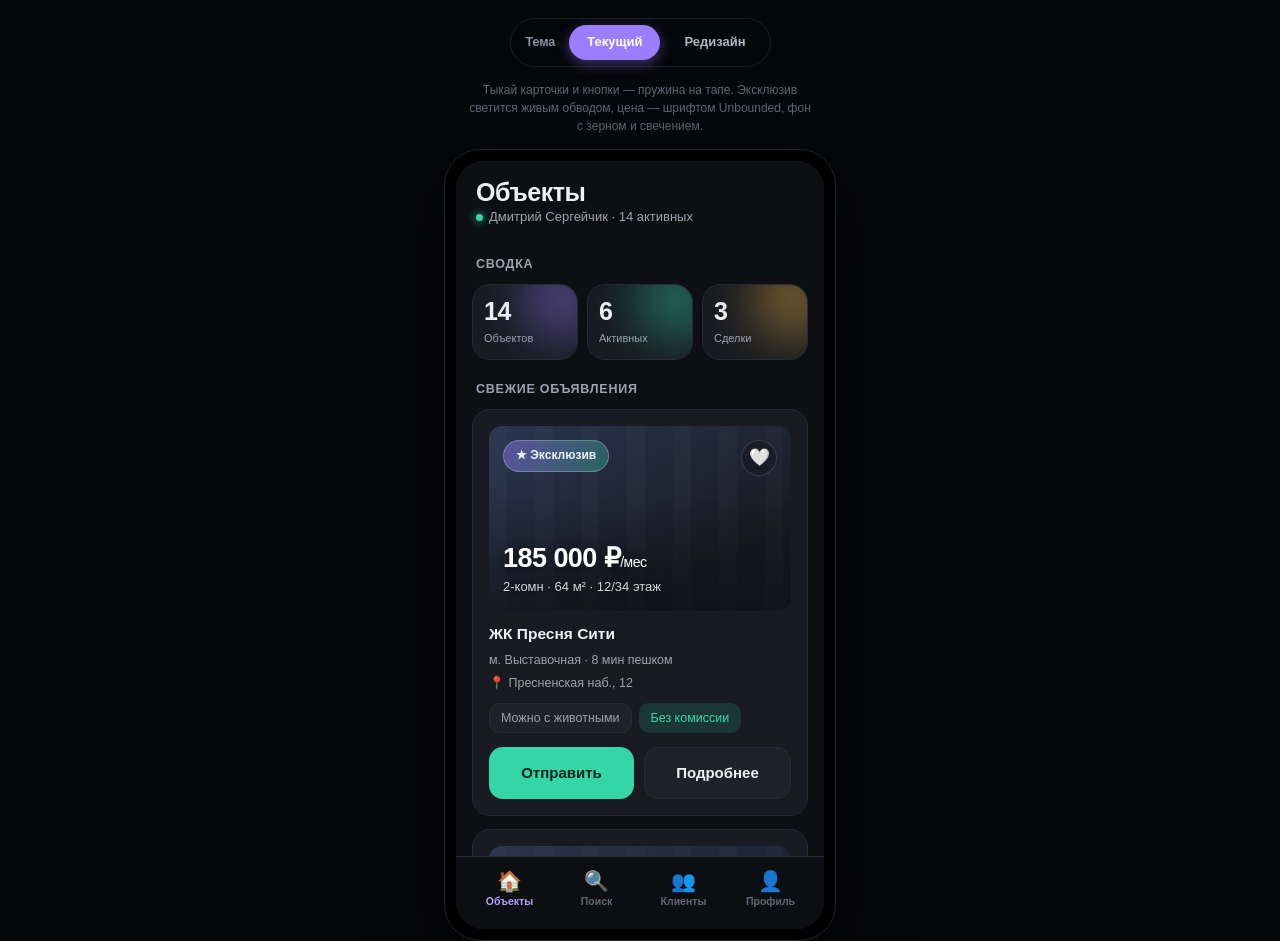
<file: preview.html>
<!doctype html>
<html lang="ru">
<head>
<meta charset="utf-8">
<meta name="viewport" content="width=device-width,initial-scale=1,maximum-scale=1,user-scalable=no">
<title>АрендБОТ — превью редизайна</title>
<link rel="preconnect" href="https://fonts.googleapis.com">
<link rel="preconnect" href="https://fonts.gstatic.com" crossorigin>
<link href="https://fonts.googleapis.com/css2?family=Onest:wght@400;500;600;700;800&family=Unbounded:wght@500;600;700;800&display=swap" rel="stylesheet">
<style>
/* ============ БАЗА = боевой styles.css (режим «Текущий») ============ */
:root{
  --bg:#0d0f12; --bg-soft:#14171c; --card:#181b21; --card-2:#1e222a;
  --line:#262b34; --line-strong:#323a47;
  --txt:#eef1f6; --txt-2:#9aa3b2; --txt-3:#5f6877;
  --accent:#9b7dff; --accent-2:#b4a0ff; --accent-soft:rgba(155,125,255,.15);
  --green:#34d6a8; --green-soft:rgba(52,214,168,.15); --amber:#f5b945;
  --radius:18px; --radius-sm:13px;
  --font:-apple-system,BlinkMacSystemFont,"Segoe UI",Roboto,Helvetica,Arial,sans-serif;
  --font-num:var(--font);
  --ease:ease;
  --ttl-size:25px; --ttl-weight:740; --ttl-ls:-.02em;
  --price-size:21px;
  --label-tf:uppercase; --label-ls:.06em;
  --card-shadow:none; --topedge:transparent;
}
*{box-sizing:border-box;-webkit-tap-highlight-color:transparent;}
html,body{margin:0;padding:0;height:100%;}
body{
  background:#06070a;color:var(--txt);font-family:var(--font);
  font-size:15px;line-height:1.45;-webkit-font-smoothing:antialiased;
  display:flex;flex-direction:column;align-items:center;gap:14px;padding:18px 0 50px;
}

/* ============ РЕДИЗАЙН ============ */
body.redesign{
  --bg:#090b10;--bg-soft:#11141b;--card:#161a23;--card-2:#1d2230;
  --line:#252c3a;--line-strong:#39435a;
  --font:'Onest',-apple-system,"Segoe UI",Roboto,sans-serif;
  --font-num:'Unbounded',var(--font);
  --ease:cubic-bezier(.34,1.56,.64,1);
  --ttl-size:28px;--ttl-weight:800;--ttl-ls:-.035em;
  --price-size:24px;
  --label-tf:none;--label-ls:.01em;
  --topedge:rgba(255,255,255,.07);
  --card-shadow:0 1px 0 var(--topedge) inset,0 8px 24px rgba(0,0,0,.4),0 2px 6px rgba(0,0,0,.3);
}

/* ============ Тумблер ============ */
.toolbar{position:sticky;top:0;z-index:60;display:flex;gap:6px;align-items:center;
  background:rgba(6,7,10,.9);backdrop-filter:blur(10px);padding:6px;border:1px solid #1a1e26;border-radius:999px;}
.toolbar b{font-size:12.5px;color:#8a93a4;font-weight:600;padding:0 8px;}
.tg{appearance:none;border:none;background:transparent;color:#aeb6c4;font:inherit;font-size:13px;
  font-weight:600;padding:8px 18px;border-radius:999px;cursor:pointer;transition:.2s;}
.tg.on{background:#9b7dff;color:#fff;box-shadow:0 4px 14px rgba(155,125,255,.4);}
.hint{font-size:12px;color:#5f6877;text-align:center;max-width:380px;padding:0 16px;line-height:1.5;}

/* ============ Телефон ============ */
.phone{width:392px;max-width:96vw;border-radius:36px;padding:11px;background:#000;
  border:1px solid #20242d;box-shadow:0 24px 70px rgba(0,0,0,.7);}
.screen{position:relative;background:var(--bg);border-radius:27px;overflow:hidden;height:768px;
  display:flex;flex-direction:column;}

/* фон-текстура только в редизайне */
.screen::before{content:"";position:absolute;inset:0;pointer-events:none;z-index:0;opacity:0;transition:opacity .4s;}
body.redesign .screen::before{
  opacity:1;
  background-image:
    radial-gradient(ellipse 90% 45% at 22% -5%, rgba(155,125,255,.16) 0%, transparent 60%),
    radial-gradient(ellipse 70% 40% at 90% 105%, rgba(52,214,168,.10) 0%, transparent 55%),
    radial-gradient(circle at 1px 1px, rgba(255,255,255,.035) 1px, transparent 0);
  background-size:100% 100%,100% 100%,22px 22px;
}
/* зерно */
.grain{position:absolute;inset:0;z-index:1;pointer-events:none;opacity:0;mix-blend-mode:overlay;transition:opacity .4s;
  background-image:url("data:image/svg+xml,%3Csvg xmlns='http://www.w3.org/2000/svg' width='160' height='160'%3E%3Cfilter id='n'%3E%3CfeTurbulence type='fractalNoise' baseFrequency='0.85' numOctaves='2' stitchTiles='stitch'/%3E%3C/filter%3E%3Crect width='100%25' height='100%25' filter='url(%23n)'/%3E%3C/svg%3E");}
body.redesign .grain{opacity:.5;}

.topbar{position:relative;z-index:2;padding:18px 20px 14px;
  background:linear-gradient(180deg,var(--bg) 55%,rgba(9,11,16,.4) 100%);}
.tb-title{font-size:var(--ttl-size);font-weight:var(--ttl-weight);letter-spacing:var(--ttl-ls);line-height:1.05;}
body.redesign .tb-title{
  background:linear-gradient(95deg,#fff 30%,#cbbcff 75%,#7fe7c8);
  -webkit-background-clip:text;background-clip:text;-webkit-text-fill-color:transparent;}
.tb-sub{font-size:13px;color:var(--txt-2);margin-top:3px;display:flex;align-items:center;gap:6px;}
.tb-sub .live{width:7px;height:7px;border-radius:50%;background:var(--green);box-shadow:0 0 8px var(--green);}

.view{position:relative;z-index:2;flex:1;padding:6px 16px 90px;overflow-y:auto;}

.section-title{font-size:12.5px;font-weight:700;color:var(--txt-2);
  text-transform:var(--label-tf);letter-spacing:var(--label-ls);margin:20px 4px 11px;
  display:flex;align-items:center;gap:9px;}
.section-title:first-child{margin-top:8px;}
body.redesign .section-title::after{content:"";flex:1;height:1px;
  background:linear-gradient(90deg,var(--line),transparent);}

/* ===== Stats ===== */
.stats-grid{display:grid;grid-template-columns:1fr 1fr 1fr;gap:9px;}
.stat{position:relative;overflow:hidden;background:var(--card);border:1px solid var(--line);
  border-radius:var(--radius);padding:14px 11px 12px;box-shadow:var(--card-shadow);}
.stat .num{font-family:var(--font-num);font-size:25px;font-weight:700;letter-spacing:-.02em;line-height:1;
  font-variant-numeric:tabular-nums;}
body.redesign .stat .num{font-size:26px;}
.stat .lbl{font-size:11px;color:var(--txt-2);margin-top:7px;}
.stat .glow{position:absolute;top:-26px;right:-26px;width:80px;height:80px;border-radius:50%;filter:blur(26px);opacity:.45;}
.stat.a .glow{background:var(--accent);} .stat.g .glow{background:var(--green);} .stat.am .glow{background:var(--amber);}
body.redesign .stat.a .num{color:#bfb0ff;} body.redesign .stat.g .num{color:#5fe7c4;} body.redesign .stat.am .num{color:#f7c662;}

/* ===== Listing card (база — плоская) ===== */
.card{position:relative;background:var(--card);border:1px solid var(--line);border-radius:var(--radius);
  padding:16px;margin-bottom:13px;box-shadow:var(--card-shadow);
  transition:transform .14s var(--ease),border-color .18s;}
.card:active{transform:scale(.985);border-color:var(--line-strong);}
.thumb{width:100%;height:185px;border-radius:var(--radius-sm);margin-bottom:12px;padding:14px;
  background:linear-gradient(150deg,#2a3550,#171b22 75%);position:relative;overflow:hidden;
  display:flex;flex-direction:column;justify-content:space-between;}
.thumb .skyline{position:absolute;inset:0;opacity:.5;
  background:
    linear-gradient(180deg,transparent 40%,rgba(0,0,0,.55)),
    repeating-linear-gradient(90deg,rgba(255,255,255,.04) 0 18px,transparent 18px 46px);}
.price{font-family:var(--font-num);font-size:var(--price-size);font-weight:700;letter-spacing:-.02em;
  font-variant-numeric:tabular-nums;}
.l-title{font-weight:620;font-size:15.5px;margin-top:3px;}
.l-meta{font-size:12.5px;color:var(--txt-2);margin-top:5px;}
.geo{font-size:12.5px;color:var(--txt-2);margin-top:5px;}
.chips{display:flex;flex-wrap:wrap;gap:7px;margin-top:11px;}
.chip{background:var(--card-2);border:1px solid var(--line);border-radius:10px;padding:5px 11px;
  font-size:12.5px;color:var(--txt-2);display:inline-flex;align-items:center;gap:5px;}
.chip.accent{background:var(--accent-soft);color:var(--accent-2);border-color:transparent;}
.chip.green{background:var(--green-soft);color:var(--green);border-color:transparent;}

.btn-row{display:flex;gap:10px;margin-top:14px;}
.btn{flex:1;display:flex;align-items:center;justify-content:center;gap:8px;padding:14px;border-radius:14px;
  border:none;cursor:pointer;font:inherit;font-size:15px;font-weight:650;
  transition:transform .12s var(--ease),box-shadow .25s;}
.btn:active{transform:scale(.955);}
.btn-green{background:var(--green);color:#06231a;}
.btn-soft{background:var(--card-2);color:var(--txt);border:1px solid var(--line);}
body.redesign .btn-green{box-shadow:0 6px 20px rgba(52,214,168,.4),0 1px 0 rgba(255,255,255,.25) inset;}
body.redesign .btn-soft{background:rgba(255,255,255,.05);backdrop-filter:blur(8px);border-color:rgba(255,255,255,.1);}

/* ===== РЕДИЗАЙН: премиальная карточка с фото-героем ===== */
body.redesign .card{padding:0;overflow:hidden;border:1px solid var(--line);}
body.redesign .card .pad{padding:15px 16px 16px;}
body.redesign .thumb{height:210px;border-radius:0;margin-bottom:0;padding:14px;align-items:flex-start;
  justify-content:space-between;flex-direction:column;}
body.redesign .thumb.t1{background:linear-gradient(150deg,#3a2d63 0%,#22293f 45%,#101521 100%);}
body.redesign .thumb.t2{background:linear-gradient(150deg,#143b39 0%,#19283a 50%,#101521 100%);}
body.redesign .thumb .skyline{opacity:.6;
  background:linear-gradient(180deg,transparent 35%,rgba(8,10,16,.85) 100%),
    repeating-linear-gradient(90deg,rgba(255,255,255,.05) 0 16px,transparent 16px 44px);}
.hero-top{position:relative;z-index:2;display:flex;justify-content:space-between;align-items:flex-start;width:100%;}
.hero-bot{position:relative;z-index:2;margin-top:auto;}
.glass-chip{background:rgba(20,22,30,.5);backdrop-filter:blur(12px);border:1px solid rgba(255,255,255,.14);
  border-radius:999px;padding:6px 12px;font-size:12px;font-weight:600;color:#eef1f6;display:inline-flex;align-items:center;gap:6px;}
.glass-chip.excl{background:linear-gradient(110deg,rgba(155,125,255,.45),rgba(52,214,168,.32));border-color:rgba(255,255,255,.25);}
.fav{width:36px;height:36px;border-radius:50%;background:rgba(20,22,30,.5);backdrop-filter:blur(12px);
  border:1px solid rgba(255,255,255,.14);display:flex;align-items:center;justify-content:center;font-size:17px;}
.hero-price{font-family:var(--font-num);font-size:27px;font-weight:700;letter-spacing:-.02em;color:#fff;
  text-shadow:0 2px 12px rgba(0,0,0,.6);line-height:1;}
.hero-sub{font-size:13px;color:rgba(255,255,255,.82);margin-top:6px;font-weight:500;text-shadow:0 1px 6px rgba(0,0,0,.5);}

/* живой градиентный обвод эксклюзива */
body.redesign .card.excl{border-color:transparent;}
body.redesign .card.excl::before{content:"";position:absolute;inset:0;border-radius:inherit;padding:1.5px;z-index:3;
  pointer-events:none;
  background:linear-gradient(135deg,#9b7dff,rgba(255,255,255,.5) 35%,#34d6a8 70%,#9b7dff);
  background-size:300% 300%;animation:flow 6s linear infinite;
  -webkit-mask:linear-gradient(#fff 0 0) content-box,linear-gradient(#fff 0 0);
  -webkit-mask-composite:xor;mask-composite:exclude;}
@keyframes flow{to{background-position:300% 0;}}

/* ===== Tab bar ===== */
.tabbar{position:relative;z-index:2;display:flex;padding:8px 10px 14px;
  background:rgba(13,15,18,.7);border-top:1px solid var(--line);}
body.redesign .tabbar{background:rgba(12,14,20,.6);backdrop-filter:blur(20px) saturate(1.4);
  border-top-color:rgba(255,255,255,.06);box-shadow:0 -1px 0 rgba(255,255,255,.04) inset;}
.tab{flex:1;background:none;border:none;color:var(--txt-3);display:flex;flex-direction:column;align-items:center;
  gap:3px;font:inherit;font-size:10.5px;font-weight:600;padding:6px 0;cursor:pointer;
  transition:color .2s,transform .12s var(--ease);}
.tab .ic{font-size:20px;line-height:1;}
.tab.active{color:var(--accent-2);}
body.redesign .tab.active{color:#bfb0ff;}
body.redesign .tab.active .ic{filter:drop-shadow(0 0 8px rgba(155,125,255,.6));}
.tab:active{transform:scale(.9);}

/* ===== Поиск ===== */
.searchbar{display:flex;align-items:center;gap:10px;background:var(--bg-soft);border:1px solid var(--line);
  border-radius:14px;padding:13px 15px;margin:4px 0 14px;color:var(--txt-3);font-size:14.5px;}
body.redesign .searchbar{background:rgba(255,255,255,.05);backdrop-filter:blur(10px);
  border-color:rgba(255,255,255,.09);box-shadow:0 1px 0 var(--topedge) inset;}
.searchbar .ic{font-size:17px;}
.fchips{display:flex;flex-wrap:wrap;gap:8px;margin-bottom:6px;}
.fchip{background:var(--card-2);border:1px solid var(--line);border-radius:11px;padding:8px 13px;
  font-size:13px;font-weight:600;color:var(--txt-2);display:inline-flex;align-items:center;gap:6px;
  cursor:pointer;transition:transform .12s var(--ease),background .18s;}
.fchip:active{transform:scale(.94);}
.fchip.on{background:var(--accent-soft);color:var(--accent-2);border-color:transparent;}
body.redesign .fchip.on{background:linear-gradient(120deg,rgba(155,125,255,.3),rgba(52,214,168,.18));
  color:#d7ccff;border-color:rgba(255,255,255,.12);}

/* ===== Клиенты ===== */
.client-row{display:flex;align-items:center;gap:13px;}
.avatar{width:48px;height:48px;border-radius:50%;flex:none;background:linear-gradient(135deg,#2a3140,#1b2029);
  display:flex;align-items:center;justify-content:center;font-weight:680;font-size:17px;color:var(--accent-2);
  border:1px solid var(--line);}
body.redesign .avatar{background:linear-gradient(135deg,#3a2d63,#19283a);box-shadow:0 0 0 1px rgba(255,255,255,.06),0 6px 16px rgba(0,0,0,.4);}
.cl-main{flex:1;min-width:0;}
.cl-name{font-weight:640;font-size:16px;display:flex;align-items:center;gap:8px;}
.cl-name .dot{width:8px;height:8px;border-radius:50%;flex:none;}
.dot.active{background:var(--green);box-shadow:0 0 8px var(--green);}
.dot.paused{background:var(--txt-3);}
.dot.done{background:var(--accent);box-shadow:0 0 8px var(--accent);}
.cl-crit{font-size:12.5px;color:var(--txt-2);margin-top:4px;white-space:nowrap;overflow:hidden;text-overflow:ellipsis;}
.chev{color:var(--txt-3);font-size:20px;flex:none;}

/* ===== Профиль ===== */
.prof-hero{display:flex;align-items:center;gap:16px;margin:6px 0 8px;}
.prof-hero .avatar{width:66px;height:66px;font-size:24px;}
.prof-hero h2{margin:0;font-size:21px;font-weight:720;letter-spacing:-.02em;}
body.redesign .prof-hero h2{font-size:23px;font-weight:800;letter-spacing:-.03em;}
.prof-hero .badge{display:inline-flex;align-items:center;gap:6px;margin-top:6px;font-size:12.5px;font-weight:600;
  color:var(--green);background:var(--green-soft);border-radius:999px;padding:4px 11px;}
body.redesign .prof-hero .badge{background:linear-gradient(120deg,rgba(52,214,168,.25),rgba(155,125,255,.18));color:#7fe7c8;}
.kv{display:flex;justify-content:space-between;align-items:center;padding:14px 0;border-bottom:1px solid var(--line);font-size:14.5px;}
.kv:last-child{border-bottom:none;}
.kv .k{color:var(--txt-2);display:flex;align-items:center;gap:10px;}
.kv .k .ki{font-size:18px;}
.kv .v{font-weight:600;color:var(--txt);}
.kv .v.muted{color:var(--txt-3);font-weight:500;}
.switch{width:44px;height:26px;border-radius:999px;background:var(--line-strong);position:relative;transition:.2s;}
.switch.on{background:var(--green);}
.switch::after{content:"";position:absolute;top:3px;left:3px;width:20px;height:20px;border-radius:50%;background:#fff;transition:.2s;}
.switch.on::after{left:21px;}

/* экраны */
.tabpage{display:none;}
.tabpage.show{display:block;}

/* прилёт карточек */
body.redesign .anim{opacity:0;animation:cardin .5s cubic-bezier(.22,.9,.3,1) forwards;}
body.redesign .anim.d1{animation-delay:.05s;} body.redesign .anim.d2{animation-delay:.13s;}
body.redesign .anim.d3{animation-delay:.21s;} body.redesign .anim.d4{animation-delay:.29s;}
@keyframes cardin{from{opacity:0;transform:translateY(16px) scale(.97);}to{opacity:1;transform:none;}}
</style>
</head>
<body>

<div class="toolbar">
  <b>Тема</b>
  <button class="tg on" id="t0" onclick="setMode(false)">Текущий</button>
  <button class="tg" id="t1" onclick="setMode(true)">Редизайн</button>
</div>
<div class="hint">Тыкай карточки и кнопки — пружина на тапе. Эксклюзив светится живым обводом, цена — шрифтом Unbounded, фон с зерном и свечением.</div>

<div class="phone">
  <div class="screen" id="screen">
    <div class="grain"></div>

    <div class="topbar">
      <div class="tb-title" id="ttl">Объекты</div>
      <div class="tb-sub"><span class="live"></span><span id="sub">Дмитрий Сергейчик · 14 активных</span></div>
    </div>

    <div class="view">

    <!-- ОБЪЕКТЫ -->
    <div class="tabpage show" data-tab="obj">
      <div class="section-title anim d1">Сводка</div>
      <div class="stats-grid anim d1">
        <div class="stat a"><div class="glow"></div><div class="num">14</div><div class="lbl">Объектов</div></div>
        <div class="stat g"><div class="glow"></div><div class="num">6</div><div class="lbl">Активных</div></div>
        <div class="stat am"><div class="glow"></div><div class="num">3</div><div class="lbl">Сделки</div></div>
      </div>

      <div class="section-title anim d2">Свежие объявления</div>

      <div class="card excl anim d2">
        <div class="thumb t1">
          <div class="skyline"></div>
          <div class="hero-top">
            <span class="glass-chip excl">★ Эксклюзив</span>
            <span class="fav">🤍</span>
          </div>
          <div class="hero-bot">
            <div class="hero-price">185 000 ₽<span style="font-size:14px;font-weight:500">/мес</span></div>
            <div class="hero-sub">2-комн · 64 м² · 12/34 этаж</div>
          </div>
        </div>
        <div class="pad">
          <div class="l-title">ЖК Пресня Сити</div>
          <div class="l-meta">м. Выставочная · 8 мин пешком</div>
          <div class="geo">📍 Пресненская наб., 12</div>
          <div class="chips">
            <span class="chip">Можно с животными</span>
            <span class="chip green">Без комиссии</span>
          </div>
          <div class="btn-row">
            <button class="btn btn-green">Отправить</button>
            <button class="btn btn-soft">Подробнее</button>
          </div>
        </div>
      </div>

      <div class="card anim d3">
        <div class="thumb t2">
          <div class="skyline"></div>
          <div class="hero-top">
            <span class="glass-chip">Свободна</span>
            <span class="fav">🤍</span>
          </div>
          <div class="hero-bot">
            <div class="hero-price">95 000 ₽<span style="font-size:14px;font-weight:500">/мес</span></div>
            <div class="hero-sub">1-комн · 41 м² · 7/18 этаж</div>
          </div>
        </div>
        <div class="pad">
          <div class="l-title">Квартал Сады Пекина</div>
          <div class="l-meta">м. Маяковская · 5 мин пешком</div>
          <div class="geo">📍 1-я Тверская-Ямская, 28</div>
          <div class="chips">
            <span class="chip">Комиссия 50%</span>
          </div>
          <div class="btn-row">
            <button class="btn btn-green">Отправить</button>
            <button class="btn btn-soft">Подробнее</button>
          </div>
        </div>
      </div>
    </div><!-- /obj -->

    <!-- ПОИСК -->
    <div class="tabpage" data-tab="search">
      <div class="searchbar anim d1"><span class="ic">🔍</span>Адрес, ЖК или метро…</div>
      <div class="section-title anim d1">Быстрые фильтры</div>
      <div class="fchips anim d1">
        <span class="fchip on">Цена ↑</span>
        <span class="fchip">Цена ↓</span>
        <span class="fchip">Площадь</span>
        <span class="fchip">Без комиссии</span>
        <span class="fchip">С животными</span>
      </div>
      <div class="section-title anim d2">Найдено · 38</div>
      <div class="card excl anim d2">
        <div class="thumb t1"><div class="skyline"></div>
          <div class="hero-top"><span class="glass-chip excl">★ Эксклюзив</span><span class="fav">🤍</span></div>
          <div class="hero-bot"><div class="hero-price">72 000 ₽<span style="font-size:14px;font-weight:500">/мес</span></div>
          <div class="hero-sub">студия · 28 м² · 4/9 этаж</div></div>
        </div>
        <div class="pad"><div class="l-title">ЖК Символ</div>
          <div class="l-meta">м. Лефортово · 6 мин пешком</div>
          <div class="geo">📍 ул. Золоторожский Вал, 11</div>
          <div class="btn-row"><button class="btn btn-green">Отправить</button><button class="btn btn-soft">Подробнее</button></div>
        </div>
      </div>
      <div class="card anim d3">
        <div class="thumb t2"><div class="skyline"></div>
          <div class="hero-top"><span class="glass-chip">Свободна</span><span class="fav">🤍</span></div>
          <div class="hero-bot"><div class="hero-price">120 000 ₽<span style="font-size:14px;font-weight:500">/мес</span></div>
          <div class="hero-sub">2-комн · 58 м² · 15/25 этаж</div></div>
        </div>
        <div class="pad"><div class="l-title">ЖК Фили Сити</div>
          <div class="l-meta">м. Фили · 9 мин пешком</div>
          <div class="geo">📍 Береговой пр., 5</div>
          <div class="btn-row"><button class="btn btn-green">Отправить</button><button class="btn btn-soft">Подробнее</button></div>
        </div>
      </div>
    </div><!-- /search -->

    <!-- КЛИЕНТЫ -->
    <div class="tabpage" data-tab="clients">
      <div class="section-title anim d1">Активный подбор</div>
      <div class="card anim d1"><div class="client-row">
        <div class="avatar">АК</div>
        <div class="cl-main"><div class="cl-name"><span class="dot active"></span>Анна Климова</div>
          <div class="cl-crit">2-комн · до 200 тыс · ЦАО · с животными</div></div>
        <div class="chev">›</div>
      </div></div>
      <div class="card anim d2"><div class="client-row">
        <div class="avatar">МР</div>
        <div class="cl-main"><div class="cl-name"><span class="dot active"></span>Михаил Рогов</div>
          <div class="cl-crit">студия/1-комн · до 90 тыс · у метро</div></div>
        <div class="chev">›</div>
      </div></div>
      <div class="section-title anim d3">На паузе</div>
      <div class="card anim d3"><div class="client-row">
        <div class="avatar">ЕС</div>
        <div class="cl-main"><div class="cl-name"><span class="dot paused"></span>Елена Седова</div>
          <div class="cl-crit">3-комн · до 350 тыс · Новая Москва</div></div>
        <div class="chev">›</div>
      </div></div>
      <div class="card anim d4"><div class="client-row">
        <div class="avatar">ДВ</div>
        <div class="cl-main"><div class="cl-name"><span class="dot done"></span>Дмитрий Власов</div>
          <div class="cl-crit">Сделка закрыта · ЖК Зиларт</div></div>
        <div class="chev">›</div>
      </div></div>
    </div><!-- /clients -->

    <!-- ПРОФИЛЬ -->
    <div class="tabpage" data-tab="profile">
      <div class="prof-hero anim d1">
        <div class="avatar">ДС</div>
        <div><h2>Дмитрий Сергейчик</h2>
          <div class="badge"><span class="dot active" style="width:7px;height:7px"></span>Подключён · онлайн</div></div>
      </div>
      <div class="section-title anim d2">Аккаунт</div>
      <div class="card anim d2" style="padding:4px 16px">
        <div class="kv"><span class="k"><span class="ki">📱</span>Телефон</span><span class="v">+7 925 •• 41</span></div>
        <div class="kv"><span class="k"><span class="ki">📨</span>Объявлений отправлено</span><span class="v">214</span></div>
        <div class="kv"><span class="k"><span class="ki">⭐</span>Эксклюзивов</span><span class="v">6</span></div>
      </div>
      <div class="section-title anim d3">Настройки</div>
      <div class="card anim d3" style="padding:4px 16px">
        <div class="kv"><span class="k"><span class="ki">🌙</span>Тёмная тема</span><span class="switch on"></span></div>
        <div class="kv"><span class="k"><span class="ki">🔔</span>Уведомления в боте</span><span class="switch on"></span></div>
        <div class="kv"><span class="k"><span class="ki">🤍</span>Избранное</span><span class="v muted">12 объектов ›</span></div>
      </div>
    </div><!-- /profile -->

    </div>

    <div class="tabbar">
      <button class="tab active" onclick="go('obj',this)"><span class="ic">🏠</span>Объекты</button>
      <button class="tab" onclick="go('search',this)"><span class="ic">🔍</span>Поиск</button>
      <button class="tab" onclick="go('clients',this)"><span class="ic">👥</span>Клиенты</button>
      <button class="tab" onclick="go('profile',this)"><span class="ic">👤</span>Профиль</button>
    </div>
  </div>
</div>

<script>
var META={
  obj:["Объекты","Дмитрий Сергейчик · 14 активных"],
  search:["Поиск","38 объектов по фильтрам"],
  clients:["Клиенты","4 в подборе · 1 сделка"],
  profile:["Профиль","Дмитрий Сергейчик"]
};
function replay(){
  if(!document.body.classList.contains('redesign'))return;
  document.querySelectorAll('.tabpage.show .anim').forEach(e=>{e.style.animation='none';void e.offsetHeight;e.style.animation='';});
}
function go(tab,btn){
  document.querySelectorAll('.tabpage').forEach(p=>p.classList.toggle('show',p.dataset.tab===tab));
  document.querySelectorAll('.tab').forEach(t=>t.classList.remove('active'));
  btn.classList.add('active');
  document.getElementById('ttl').textContent=META[tab][0];
  document.getElementById('sub').textContent=META[tab][1];
  document.querySelector('.view').scrollTop=0;
  replay();
}
function setMode(on){
  document.body.classList.toggle('redesign', on);
  document.getElementById('t0').classList.toggle('on', !on);
  document.getElementById('t1').classList.toggle('on', on);
  replay();
}
</script>
</body>
</html>
</file>
